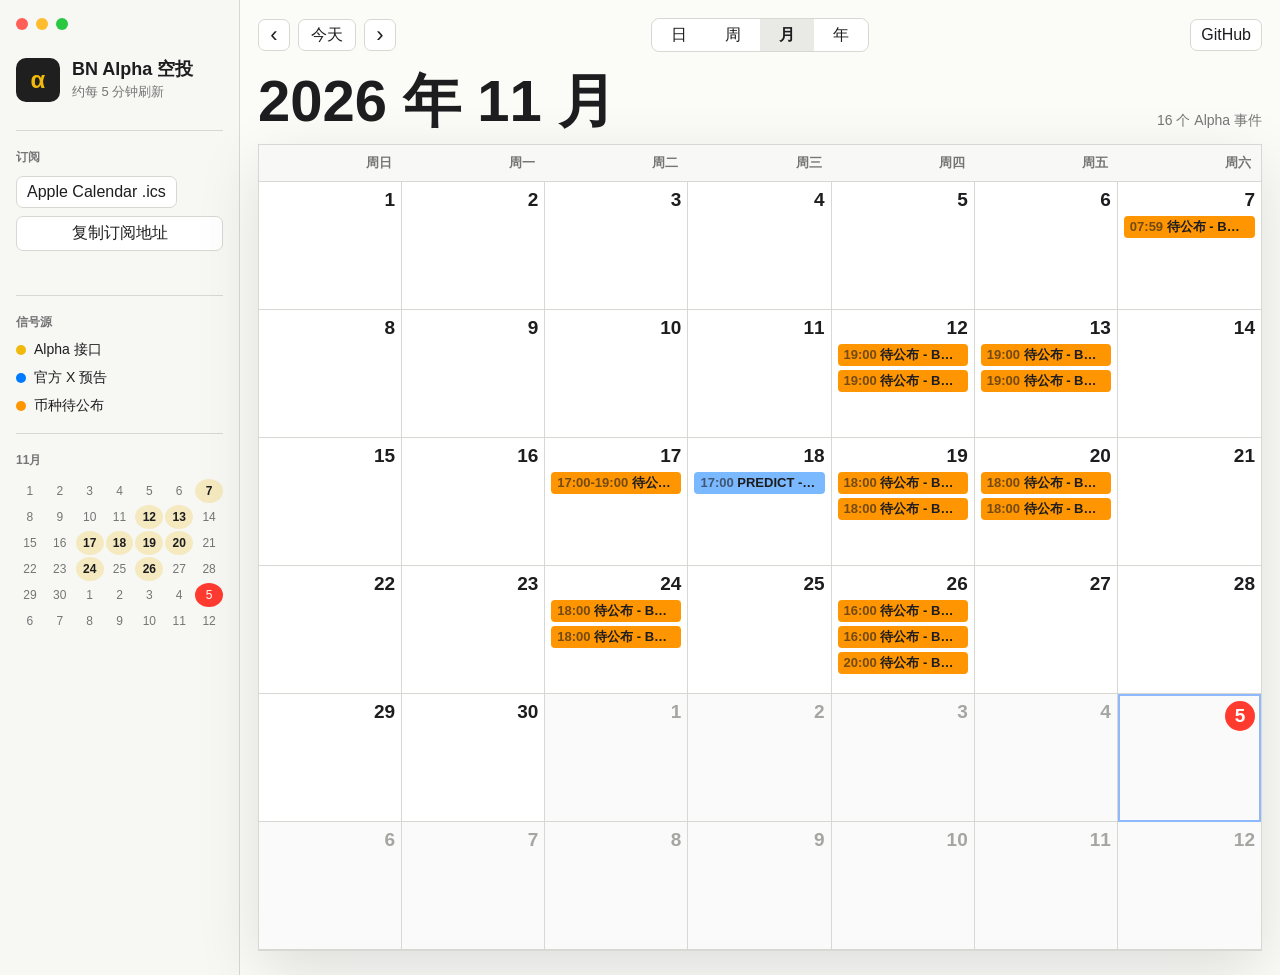
<file: index.html>
<!doctype html>
<html lang="zh-CN">
<head>
  <meta charset="utf-8">
  <meta name="viewport" content="width=device-width, initial-scale=1">
  <meta name="color-scheme" content="light">
  <title>BN Alpha 空投日历</title>
  <link rel="stylesheet" href="./styles.css">
</head>
<body>
  <main class="calendar-app">
    <aside class="sidebar" aria-label="日历侧边栏">
      <div class="window-dots" aria-hidden="true">
        <span></span>
        <span></span>
        <span></span>
      </div>

      <section class="identity">
        <div class="mark">α</div>
        <div>
          <h1>BN Alpha 空投</h1>
          <p>约每 5 分钟刷新</p>
        </div>
      </section>

      <section class="sidebar-section">
        <h2>订阅</h2>
        <a class="subscribe-link" href="./binance-alpha-airdrops.ics">Apple Calendar .ics</a>
        <button class="copy-button" type="button" data-copy="https://kahnchan.github.io/bn-wallet-alpha/binance-alpha-airdrops.ics">复制订阅地址</button>
        <p class="copy-result" id="copyResult" aria-live="polite"></p>
      </section>

      <section class="sidebar-section">
        <h2>信号源</h2>
        <ul class="source-list">
          <li><span class="source-dot alpha"></span>Alpha 接口</li>
          <li><span class="source-dot notice"></span>官方 X 预告</li>
          <li><span class="source-dot unknown"></span>币种待公布</li>
        </ul>
      </section>

      <section class="mini-month" aria-label="迷你月历">
        <div class="mini-title" id="miniTitle">载入中</div>
        <div class="mini-grid" id="miniGrid"></div>
      </section>
    </aside>

    <section class="main-panel">
      <header class="toolbar">
        <div class="month-controls">
          <button type="button" class="nav-button" id="prevMonth" aria-label="上个月">‹</button>
          <button type="button" class="today-button" id="todayButton">今天</button>
          <button type="button" class="nav-button" id="nextMonth" aria-label="下个月">›</button>
        </div>
        <div class="view-tabs" aria-label="视图">
          <button type="button">日</button>
          <button type="button">周</button>
          <button type="button" class="active">月</button>
          <button type="button">年</button>
        </div>
        <a class="repo-link" href="https://github.com/Kahnchan/bn-wallet-alpha">GitHub</a>
      </header>

      <div class="month-heading">
        <h2 id="monthTitle">载入中</h2>
        <p id="monthSummary">读取历史事件中</p>
      </div>

      <section class="calendar-surface" aria-label="BN Alpha 月历">
        <div class="weekday-row" aria-hidden="true">
          <span>周日</span>
          <span>周一</span>
          <span>周二</span>
          <span>周三</span>
          <span>周四</span>
          <span>周五</span>
          <span>周六</span>
        </div>
        <div class="month-grid" id="monthGrid"></div>
      </section>
    </section>

    <aside class="detail-panel" aria-label="事件详情">
      <div class="detail-header">
        <span id="selectedDate">选择日期</span>
        <strong id="selectedCount">0 个事件</strong>
      </div>
      <div class="detail-list" id="detailList">
        <div class="empty-state">点击有颜色标记的日期查看空投详情。</div>
      </div>
    </aside>
  </main>

  <script src="./app.js"></script>
</body>
</html>
</file>
<file: styles.css>
:root {
  --bg: #f2f2ef;
  --chrome: #fbfbf8;
  --sidebar: #f7f7f4;
  --grid: #d8d8d2;
  --text: #1d1d1f;
  --muted: #757575;
  --faint: #a5a5a1;
  --alpha: #f0b90b;
  --notice: #007aff;
  --unknown: #ff9500;
  --event-text: #1d1d1f;
  --shadow: 0 20px 60px rgba(0, 0, 0, 0.12);
}

* {
  box-sizing: border-box;
}

html {
  background: var(--bg);
  color: var(--text);
  font-family: -apple-system, BlinkMacSystemFont, "SF Pro Text", "Segoe UI", "PingFang SC", "Hiragino Sans GB", "Microsoft YaHei", sans-serif;
  letter-spacing: 0;
}

body {
  margin: 0;
  min-height: 100vh;
}

button,
a {
  font: inherit;
}

a {
  color: inherit;
}

.calendar-app {
  display: grid;
  grid-template-columns: 280px minmax(720px, 1fr) 320px;
  min-height: 100vh;
  background: var(--chrome);
}

.sidebar {
  padding: 18px 16px;
  border-right: 1px solid var(--grid);
  background: var(--sidebar);
}

.window-dots {
  display: flex;
  gap: 8px;
  margin-bottom: 28px;
}

.window-dots span {
  width: 12px;
  height: 12px;
  border-radius: 50%;
}

.window-dots span:nth-child(1) {
  background: #ff5f57;
}

.window-dots span:nth-child(2) {
  background: #febc2e;
}

.window-dots span:nth-child(3) {
  background: #28c840;
}

.identity {
  display: grid;
  grid-template-columns: 44px 1fr;
  gap: 12px;
  align-items: center;
  margin-bottom: 28px;
}

.mark {
  display: grid;
  place-items: center;
  width: 44px;
  height: 44px;
  border-radius: 10px;
  background: #1f1f1f;
  color: var(--alpha);
  font-size: 24px;
  font-weight: 800;
}

.identity h1 {
  margin: 0;
  font-size: 18px;
  line-height: 1.15;
}

.identity p {
  margin: 4px 0 0;
  color: var(--muted);
  font-size: 13px;
}

.sidebar-section {
  padding: 18px 0;
  border-top: 1px solid var(--grid);
}

.sidebar-section h2,
.mini-title {
  margin: 0 0 10px;
  color: var(--muted);
  font-size: 12px;
  font-weight: 700;
  text-transform: uppercase;
}

.subscribe-link,
.copy-button,
.repo-link {
  display: inline-flex;
  min-height: 32px;
  align-items: center;
  justify-content: center;
  border: 1px solid var(--grid);
  border-radius: 7px;
  background: #fff;
  color: var(--text);
  padding: 6px 10px;
  text-decoration: none;
}

.copy-button {
  width: 100%;
  margin-top: 8px;
  cursor: pointer;
}

.copy-result {
  min-height: 18px;
  margin: 8px 0 0;
  color: var(--muted);
  font-size: 12px;
}

.source-list {
  display: grid;
  gap: 10px;
  padding: 0;
  margin: 0;
  list-style: none;
  color: var(--text);
  font-size: 14px;
}

.source-list li {
  display: flex;
  gap: 8px;
  align-items: center;
}

.source-dot {
  width: 10px;
  height: 10px;
  border-radius: 50%;
}

.source-dot.alpha {
  background: var(--alpha);
}

.source-dot.notice {
  background: var(--notice);
}

.source-dot.unknown {
  background: var(--unknown);
}

.mini-month {
  padding-top: 18px;
  border-top: 1px solid var(--grid);
}

.mini-grid {
  display: grid;
  grid-template-columns: repeat(7, 1fr);
  gap: 2px;
  color: var(--muted);
  font-size: 12px;
}

.mini-grid span {
  display: grid;
  place-items: center;
  height: 24px;
  border-radius: 50%;
}

.mini-grid .has-event {
  background: rgba(240, 185, 11, 0.22);
  color: var(--text);
  font-weight: 700;
}

.mini-grid .today {
  background: #ff3b30;
  color: #fff;
}

.main-panel {
  min-width: 0;
  padding: 18px 18px 24px;
}

.toolbar {
  display: grid;
  grid-template-columns: 1fr auto 1fr;
  align-items: center;
  gap: 16px;
  margin-bottom: 20px;
}

.month-controls {
  display: flex;
  gap: 8px;
  align-items: center;
}

.nav-button,
.today-button,
.view-tabs button {
  min-height: 32px;
  border: 1px solid var(--grid);
  border-radius: 7px;
  background: #fff;
  color: var(--text);
  cursor: pointer;
}

.nav-button {
  width: 32px;
  font-size: 22px;
  line-height: 1;
}

.today-button {
  padding: 0 12px;
}

.view-tabs {
  display: flex;
  overflow: hidden;
  border: 1px solid var(--grid);
  border-radius: 8px;
  background: #fff;
}

.view-tabs button {
  min-width: 54px;
  border: 0;
  border-radius: 0;
  background: transparent;
}

.view-tabs .active {
  background: #e9e9e6;
  font-weight: 700;
}

.repo-link {
  justify-self: end;
}

.month-heading {
  display: flex;
  justify-content: space-between;
  gap: 18px;
  align-items: end;
  margin-bottom: 14px;
}

.month-heading h2 {
  margin: 0;
  font-size: clamp(34px, 4.8vw, 58px);
  line-height: 1;
  font-weight: 750;
}

.month-heading p {
  margin: 0;
  color: var(--muted);
  font-size: 14px;
}

.calendar-surface {
  overflow: hidden;
  border: 1px solid var(--grid);
  background: #fff;
  box-shadow: var(--shadow);
}

.weekday-row,
.month-grid {
  display: grid;
  grid-template-columns: repeat(7, minmax(0, 1fr));
}

.weekday-row {
  border-bottom: 1px solid var(--grid);
  background: #f8f8f6;
  color: var(--muted);
  font-size: 13px;
  font-weight: 650;
}

.weekday-row span {
  padding: 9px 10px;
  text-align: right;
}

.month-grid {
  min-height: calc(100vh - 190px);
}

.day-cell {
  min-height: 128px;
  border-right: 1px solid var(--grid);
  border-bottom: 1px solid var(--grid);
  padding: 7px 6px;
  background: #fff;
  cursor: pointer;
}

.day-cell:nth-child(7n) {
  border-right: 0;
}

.day-cell.is-outside {
  background: #fafafa;
  color: var(--faint);
}

.day-cell.is-selected {
  outline: 2px solid #8eb9ff;
  outline-offset: -2px;
}

.day-number {
  display: flex;
  justify-content: flex-end;
  margin-bottom: 5px;
  color: inherit;
  font-size: 19px;
  font-weight: 650;
}

.day-number.today span {
  display: grid;
  place-items: center;
  min-width: 30px;
  height: 30px;
  border-radius: 50%;
  background: #ff3b30;
  color: #fff;
}

.event-stack {
  display: grid;
  gap: 4px;
}

.event-pill {
  display: block;
  overflow: hidden;
  width: 100%;
  min-height: 21px;
  border: 0;
  border-radius: 4px;
  padding: 2px 6px;
  color: var(--event-text);
  text-align: left;
  text-overflow: ellipsis;
  white-space: nowrap;
  cursor: pointer;
  font-size: 13px;
  font-weight: 650;
}

.event-pill.alpha {
  background: var(--alpha);
}

.event-pill.notice {
  background: #7ab8ff;
}

.event-pill.unknown {
  background: var(--unknown);
}

.event-time {
  color: rgba(29, 29, 31, 0.62);
  font-weight: 600;
}

.more-count {
  color: var(--muted);
  font-size: 12px;
  padding-left: 4px;
}

.detail-panel {
  padding: 18px 16px;
  border-left: 1px solid var(--grid);
  background: #fbfbf8;
}

.detail-header {
  display: flex;
  justify-content: space-between;
  gap: 12px;
  align-items: baseline;
  padding-bottom: 14px;
  border-bottom: 1px solid var(--grid);
}

.detail-header span {
  color: var(--muted);
  font-size: 13px;
}

.detail-header strong {
  font-size: 16px;
}

.detail-list {
  display: grid;
  gap: 10px;
  margin-top: 14px;
}

.detail-card {
  border: 1px solid var(--grid);
  background: #fff;
  padding: 12px;
}

.detail-card h3 {
  margin: 0 0 6px;
  font-size: 16px;
}

.detail-card p {
  margin: 6px 0 0;
  color: var(--muted);
  font-size: 13px;
}

.detail-card a {
  display: inline-block;
  margin-top: 10px;
  color: #0066cc;
  font-size: 13px;
  text-decoration: none;
}

.empty-state {
  color: var(--muted);
  font-size: 14px;
}

@media (max-width: 1360px) {
  .calendar-app {
    grid-template-columns: 240px minmax(0, 1fr);
  }

  .detail-panel {
    display: none;
  }
}

@media (max-width: 820px) {
  .calendar-app {
    display: block;
  }

  .sidebar {
    border-right: 0;
    border-bottom: 1px solid var(--grid);
  }

  .mini-month {
    display: none;
  }

  .toolbar {
    grid-template-columns: 1fr;
  }

  .view-tabs,
  .repo-link {
    display: none;
  }

  .month-heading {
    align-items: start;
    flex-direction: column;
  }

  .weekday-row span {
    padding: 8px 4px;
    text-align: center;
    font-size: 12px;
  }

  .month-grid {
    min-height: auto;
  }

  .day-cell {
    min-height: 94px;
    padding: 5px;
  }

  .day-number {
    font-size: 15px;
  }

  .event-pill {
    min-height: 18px;
    padding: 1px 4px;
    font-size: 11px;
  }
}
</file>
